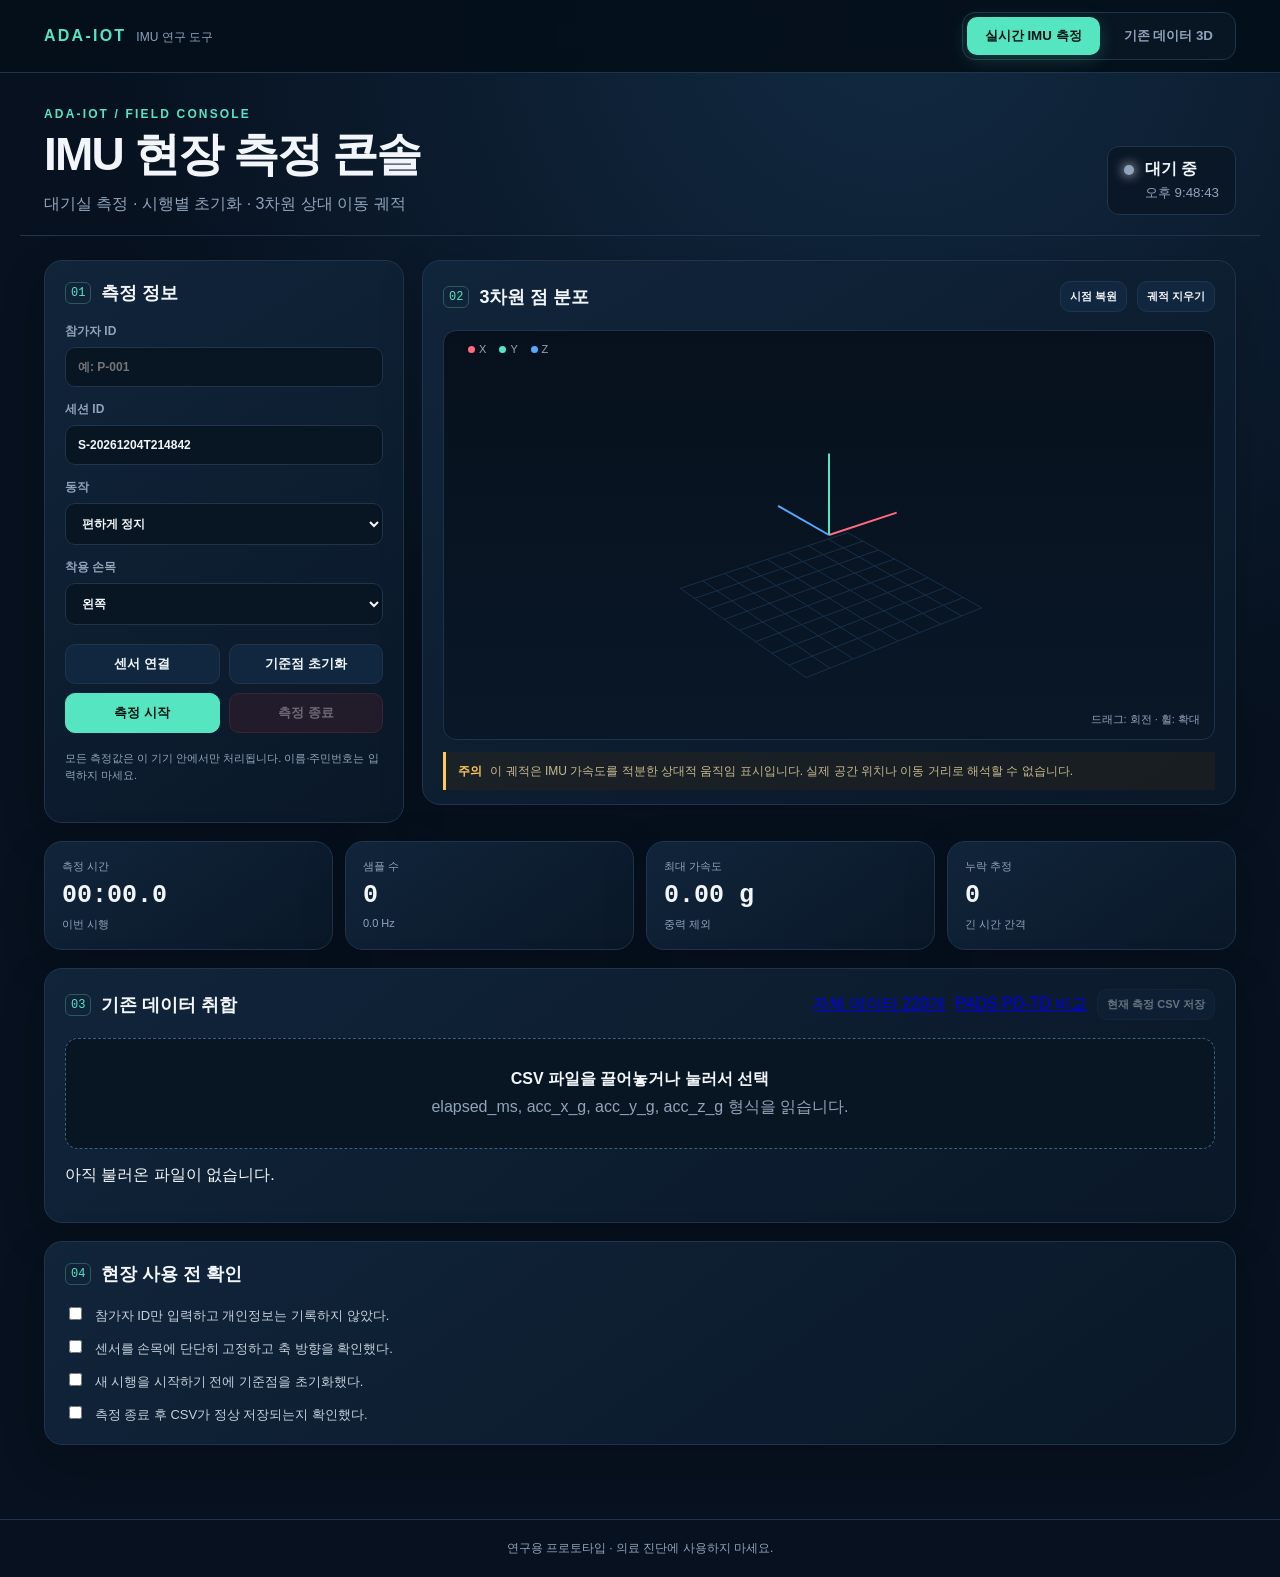
<file: index.html>
<!doctype html>
<html lang="ko">
<head>
  <meta charset="utf-8">
  <meta name="viewport" content="width=device-width,initial-scale=1">
  <meta name="theme-color" content="#07111f">
  <title>IMU 현장 측정 콘솔</title>
  <link rel="stylesheet" href="styles.css">
  <link rel="stylesheet" href="tabs.css">
</head>
<body>
  <nav class="product-tabs" aria-label="프로그램 화면 선택">
    <div class="brand"><b>ADA-IOT</b><span>IMU 연구 도구</span></div>
    <div class="tab-buttons" role="tablist">
      <button id="measureTab" class="product-tab active" role="tab" aria-selected="true">실시간 IMU 측정</button>
      <button id="datasetTab" class="product-tab" role="tab" aria-selected="false">기존 데이터 3D</button>
    </div>
  </nav>
  <div id="measureView" class="product-view active">
  <header>
    <div>
      <p class="eyebrow">ADA-IOT / FIELD CONSOLE</p>
      <h1>IMU 현장 측정 콘솔</h1>
      <p class="subtitle">대기실 측정 · 시행별 초기화 · 3차원 상대 이동 궤적</p>
    </div>
    <div class="status"><span id="statusDot"></span><b id="statusText">대기 중</b><small id="clock">--:--:--</small></div>
  </header>

  <main>
    <section class="card setup">
      <div class="section-title"><span>01</span><h2>측정 정보</h2></div>
      <div class="form-grid">
        <label>참가자 ID<input id="participant" placeholder="예: P-001" autocomplete="off"></label>
        <label>세션 ID<input id="session" placeholder="자동 생성" autocomplete="off"></label>
        <label>동작<select id="activity"><option>편하게 정지</option><option>팔 앞으로 뻗기</option><option>걷기</option><option>물 마시기</option><option>식기 사용</option><option>타이핑</option><option>기타</option></select></label>
        <label>착용 손목<select id="wrist"><option>왼쪽</option><option>오른쪽</option></select></label>
      </div>
      <div class="actions">
        <button id="permissionBtn" class="secondary">센서 연결</button>
        <button id="calibrateBtn" class="secondary">기준점 초기화</button>
        <button id="recordBtn" class="primary">측정 시작</button>
        <button id="stopBtn" class="danger" disabled>측정 종료</button>
      </div>
      <p class="privacy">모든 측정값은 이 기기 안에서만 처리됩니다. 이름·주민번호는 입력하지 마세요.</p>
    </section>

    <section class="card visual">
      <div class="section-title row"><div><span>02</span><h2>3차원 점 분포</h2></div><div class="view-controls"><button id="resetView">시점 복원</button><button id="clearTrail">궤적 지우기</button></div></div>
      <div class="canvas-wrap">
        <canvas id="plot" aria-label="시간에 따른 3차원 상대 이동 점 분포"></canvas>
        <div class="axis-key"><i class="x"></i>X <i class="y"></i>Y <i class="z"></i>Z</div>
        <div class="hint">드래그: 회전 · 휠: 확대</div>
      </div>
      <div class="warning"><b>주의</b> 이 궤적은 IMU 가속도를 적분한 상대적 움직임 표시입니다. 실제 공간 위치나 이동 거리로 해석할 수 없습니다.</div>
    </section>

    <section class="metrics">
      <article class="metric"><span>측정 시간</span><strong id="duration">00:00.0</strong><small>이번 시행</small></article>
      <article class="metric"><span>샘플 수</span><strong id="samples">0</strong><small id="rate">0.0 Hz</small></article>
      <article class="metric"><span>최대 가속도</span><strong id="peak">0.00 g</strong><small>중력 제외</small></article>
      <article class="metric"><span>누락 추정</span><strong id="missing">0</strong><small>긴 시간 간격</small></article>
    </section>

    <section class="card data-card">
      <div class="section-title row"><div><span>03</span><h2>기존 데이터 취합</h2></div><div class="view-controls"><a class="back" href="legacy.html">자체 데이터 220개</a><a class="back" href="pads.html">PADS PD-TD 비교</a><button id="exportBtn" disabled>현재 측정 CSV 저장</button></div></div>
      <label class="drop" id="dropZone">
        <input type="file" id="fileInput" accept=".csv,text/csv" multiple>
        <b>CSV 파일을 끌어놓거나 눌러서 선택</b>
        <span>elapsed_ms, acc_x_g, acc_y_g, acc_z_g 형식을 읽습니다.</span>
      </label>
      <div id="fileList" class="file-list"><p>아직 불러온 파일이 없습니다.</p></div>
    </section>

    <section class="card checklist">
      <div class="section-title"><span>04</span><h2>현장 사용 전 확인</h2></div>
      <label><input type="checkbox"> 참가자 ID만 입력하고 개인정보는 기록하지 않았다.</label>
      <label><input type="checkbox"> 센서를 손목에 단단히 고정하고 축 방향을 확인했다.</label>
      <label><input type="checkbox"> 새 시행을 시작하기 전에 기준점을 초기화했다.</label>
      <label><input type="checkbox"> 측정 종료 후 CSV가 정상 저장되는지 확인했다.</label>
    </section>
  </main>

  <footer>연구용 프로토타입 · 의료 진단에 사용하지 마세요.</footer>
  </div>
  <section id="datasetView" class="product-view dataset-view" aria-label="기존 PADS 데이터 3차원 시각화">
    <iframe id="datasetFrame" title="기존 PADS 데이터 3차원 시각화" data-src="pads.html" allow="accelerometer; gyroscope"></iframe>
  </section>
  <script src="app.js"></script>
  <script src="tabs.js"></script>
</body>
</html>
</file>
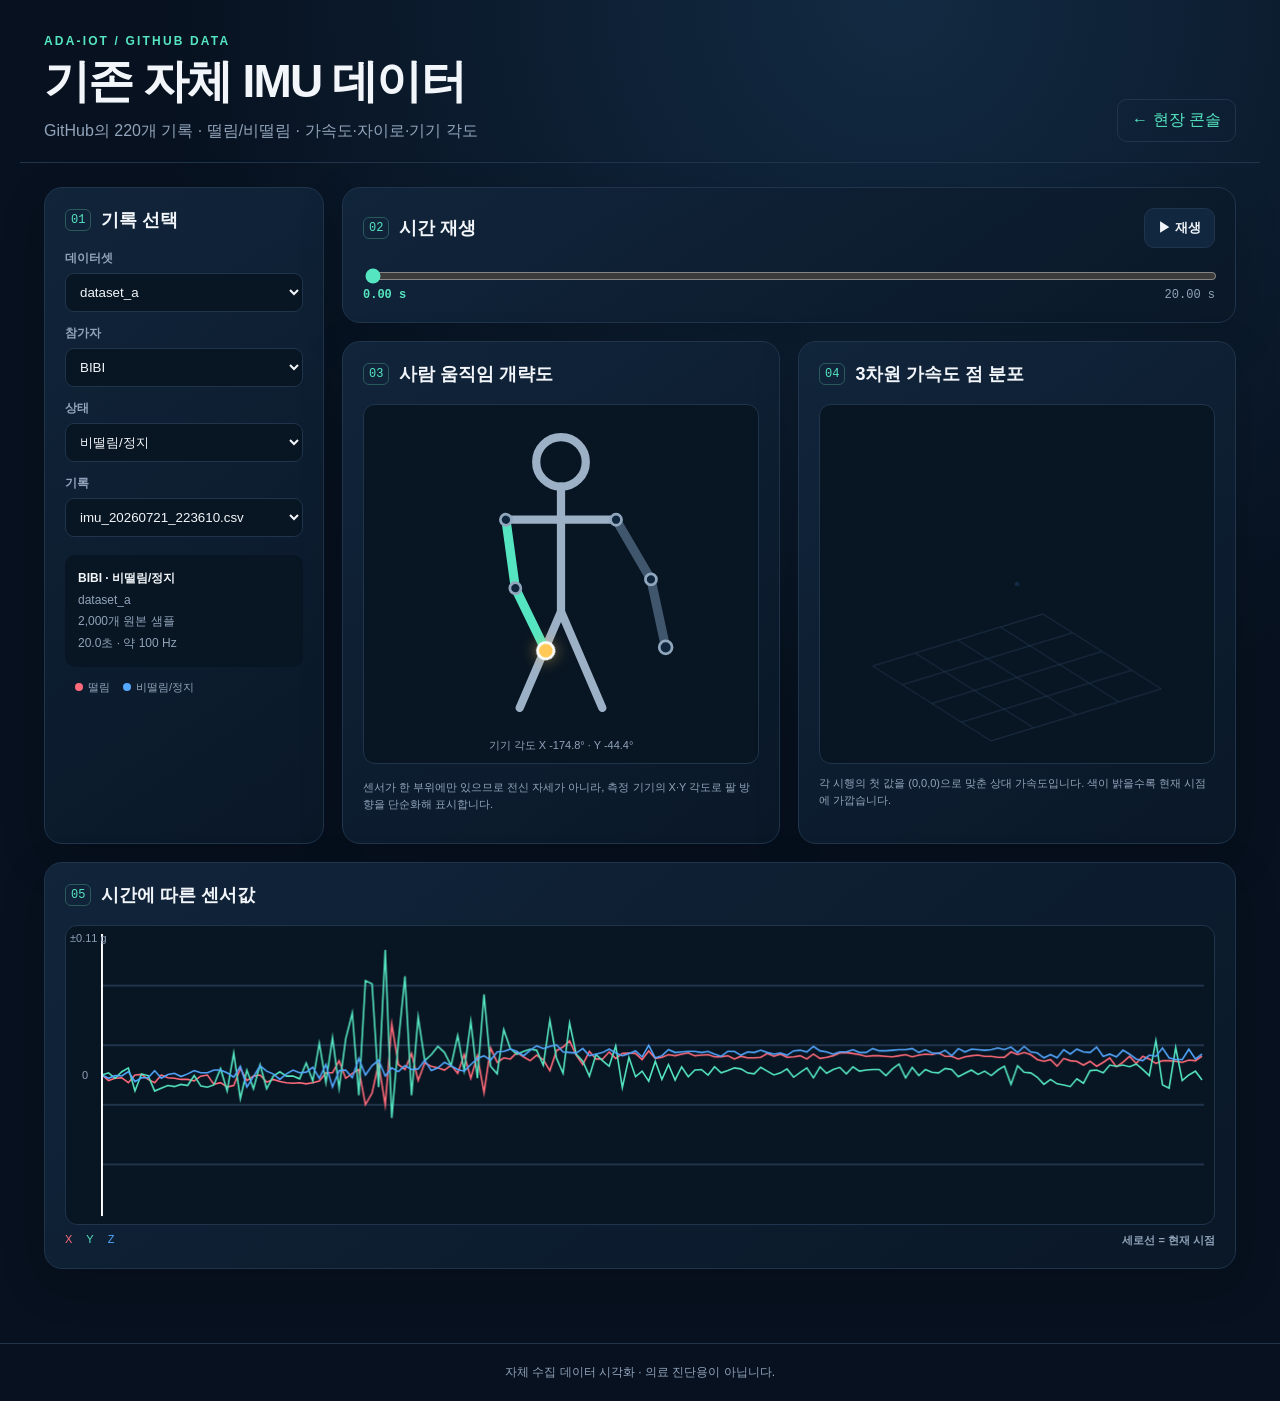
<file: legacy.html>
<!doctype html>
<html lang="ko">
<head>
  <meta charset="utf-8">
  <meta name="viewport" content="width=device-width,initial-scale=1">
  <title>기존 자체 IMU 데이터 시각화</title>
  <link rel="stylesheet" href="styles.css">
  <link rel="stylesheet" href="legacy.css">
</head>
<body>
  <header>
    <div><p class="eyebrow">ADA-IOT / GITHUB DATA</p><h1>기존 자체 IMU 데이터</h1><p class="subtitle">GitHub의 220개 기록 · 떨림/비떨림 · 가속도·자이로·기기 각도</p></div>
    <a class="back" href="index.html">← 현장 콘솔</a>
  </header>
  <main class="legacy-main">
    <section class="card filters">
      <div class="section-title"><span>01</span><h2>기록 선택</h2></div>
      <label>데이터셋<select id="dataset"></select></label>
      <label>참가자<select id="subject"></select></label>
      <label>상태<select id="label"></select></label>
      <label>기록<select id="record"></select></label>
      <div class="record-info" id="recordInfo"></div>
      <div class="legend"><i class="tremor"></i>떨림 <i class="still"></i>비떨림/정지</div>
    </section>

    <section class="card player">
      <div class="section-title row"><div><span>02</span><h2>시간 재생</h2></div><button id="play">▶ 재생</button></div>
      <input id="time" type="range" min="0" max="100" value="0">
      <div class="time-row"><b id="timeNow">0.00 s</b><span id="timeEnd">0.00 s</span></div>
    </section>

    <section class="card body-panel">
      <div class="section-title"><span>03</span><h2>사람 움직임 개략도</h2></div>
      <svg id="person" viewBox="0 0 360 390" role="img" aria-label="기기 각도로 표현한 팔 움직임">
        <circle class="body" cx="180" cy="62" r="27"/><path class="body" d="M180 89 L180 225 M120 125 L240 125 M180 225 L135 330 M180 225 L225 330"/>
        <g id="leftArm"><path class="limb" d="M120 125 L82 190 L66 264"/><circle class="joint" cx="120" cy="125" r="6"/><circle class="joint" cx="82" cy="190" r="6"/><circle id="leftWrist" class="wrist" cx="66" cy="264" r="10"/></g>
        <path class="limb muted-arm" d="M240 125 L278 190 L294 264"/><circle class="joint" cx="240" cy="125" r="6"/><circle class="joint" cx="278" cy="190" r="6"/><circle class="joint" cx="294" cy="264" r="7"/>
        <text x="180" y="375" text-anchor="middle" id="poseText">센서 각도 기반 팔 방향</text>
      </svg>
      <p class="note">센서가 한 부위에만 있으므로 전신 자세가 아니라, 측정 기기의 X·Y 각도로 팔 방향을 단순화해 표시합니다.</p>
    </section>

    <section class="card cloud-panel">
      <div class="section-title"><span>04</span><h2>3차원 가속도 점 분포</h2></div>
      <canvas id="cloud"></canvas>
      <p class="note">각 시행의 첫 값을 (0,0,0)으로 맞춘 상대 가속도입니다. 색이 밝을수록 현재 시점에 가깝습니다.</p>
    </section>

    <section class="card series-panel">
      <div class="section-title"><span>05</span><h2>시간에 따른 센서값</h2></div>
      <canvas id="series"></canvas>
      <div class="series-legend"><span class="sx">X</span><span class="sy">Y</span><span class="sz">Z</span><b>세로선 = 현재 시점</b></div>
    </section>
  </main>
  <footer>자체 수집 데이터 시각화 · 의료 진단용이 아닙니다.</footer>
  <script src="legacy_data.js"></script><script src="legacy.js"></script>
</body>
</html>
</file>
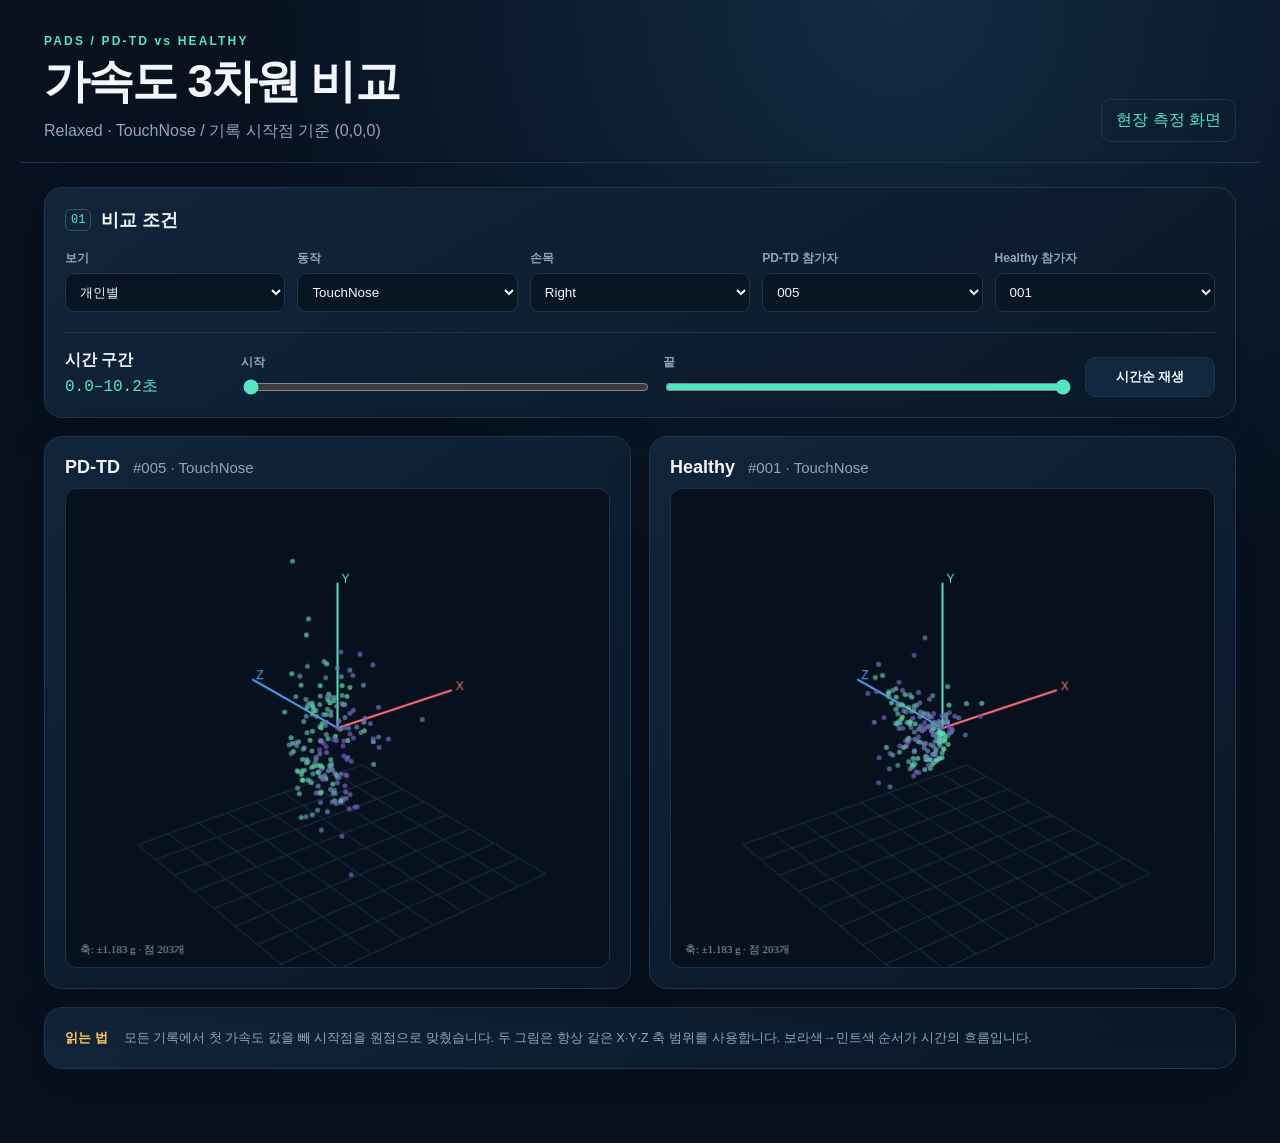
<file: pads.html>
<!doctype html><html lang="ko"><head><meta charset="utf-8"><meta name="viewport" content="width=device-width,initial-scale=1"><title>PADS PD-TD 비교</title><link rel="stylesheet" href="styles.css"><link rel="stylesheet" href="pads.css"></head><body>
<header><div><p class="eyebrow">PADS / PD-TD vs HEALTHY</p><h1>가속도 3차원 비교</h1><p class="subtitle">Relaxed · TouchNose / 기록 시작점 기준 (0,0,0)</p></div><a class="back" href="index.html">현장 측정 화면</a></header>
<main class="pads-main">
<section class="card controls"><div class="section-title"><span>01</span><h2>비교 조건</h2></div><div class="control-grid">
<label>보기<select id="mode"><option value="individual">개인별</option><option value="group">군 전체</option></select></label>
<label>동작<select id="task"><option>TouchNose</option><option>Relaxed</option></select></label>
<label>손목<select id="wrist"><option>Right</option><option>Left</option></select></label>
<label id="pdLabel">PD-TD 참가자<select id="pdSubject"></select></label><label id="healthyLabel">Healthy 참가자<select id="healthySubject"></select></label>
</div><div class="time-control"><div><b>시간 구간</b><output id="timeText">0.0–10.2초</output></div><label>시작<input id="startTime" type="range" min="0" max="10.2" value="0" step="0.1"></label><label>끝<input id="endTime" type="range" min="0" max="10.2" value="10.2" step="0.1"></label><button id="play">시간순 재생</button></div>
</section>
<section class="comparison"><article class="card plot-card"><h2>PD-TD <small id="pdTitle"></small></h2><canvas id="pdCanvas" aria-label="PD-TD 3차원 가속도 점 분포"></canvas></article><article class="card plot-card"><h2>Healthy <small id="healthyTitle"></small></h2><canvas id="healthyCanvas" aria-label="건강 대조군 3차원 가속도 점 분포"></canvas></article></section>
<section class="card notes"><b>읽는 법</b><span>모든 기록에서 첫 가속도 값을 빼 시작점을 원점으로 맞췄습니다. 두 그림은 항상 같은 X·Y·Z 축 범위를 사용합니다. 보라색→민트색 순서가 시간의 흐름입니다.</span></section>
</main><script src="pads_data.js"></script><script src="pads.js"></script></body></html>
</file>
<file: styles.css>
:root{--bg:#07111f;--card:#0d1b2d;--line:#20344c;--text:#f2f6fa;--muted:#91a4bb;--mint:#55e6c1;--blue:#53a8ff;--red:#ff6b7a;--amber:#ffc857}*{box-sizing:border-box}body{margin:0;background:radial-gradient(circle at 70% 0,#122a42 0,#07111f 45%);color:var(--text);font-family:Inter,Pretendard,-apple-system,BlinkMacSystemFont,"Segoe UI",sans-serif;min-height:100vh}header{max-width:1240px;margin:auto;padding:34px 24px 20px;display:flex;justify-content:space-between;align-items:flex-end;border-bottom:1px solid var(--line)}h1{margin:3px 0;font-size:clamp(26px,4vw,46px);letter-spacing:-.04em}.eyebrow{margin:0;color:var(--mint);font-size:12px;font-weight:800;letter-spacing:.18em}.subtitle{margin:8px 0 0;color:var(--muted)}.status{display:grid;grid-template-columns:12px auto;gap:4px 9px;align-items:center;background:#0a1727;border:1px solid var(--line);border-radius:12px;padding:12px 16px}.status span{width:10px;height:10px;border-radius:50%;background:var(--muted);box-shadow:0 0 12px currentColor}.status small{grid-column:2;color:var(--muted)}main{max-width:1240px;margin:24px auto;padding:0 24px 50px;display:grid;grid-template-columns:360px 1fr;gap:18px}.card,.metric{background:linear-gradient(145deg,rgba(17,37,59,.96),rgba(10,24,40,.96));border:1px solid var(--line);border-radius:18px;box-shadow:0 15px 45px rgba(0,0,0,.18)}.card{padding:20px}.setup{grid-row:span 2}.section-title{display:flex;align-items:center;gap:10px;margin-bottom:18px}.section-title.row{justify-content:space-between}.section-title.row>div{display:flex;align-items:center;gap:10px}.section-title span{font-family:ui-monospace,monospace;color:var(--mint);font-size:12px;border:1px solid #2b5a5a;border-radius:6px;padding:3px 5px}.section-title h2{font-size:18px;margin:0}.form-grid{display:grid;gap:14px}.form-grid label{color:var(--muted);font-size:12px;font-weight:700}.form-grid input,.form-grid select{display:block;width:100%;margin-top:7px;padding:12px;background:#081522;color:var(--text);border:1px solid var(--line);border-radius:10px;font:inherit}.actions{display:grid;grid-template-columns:1fr 1fr;gap:9px;margin-top:19px}button{border:1px solid var(--line);background:#112740;color:var(--text);padding:10px 13px;border-radius:10px;font-weight:750;cursor:pointer}button:hover{filter:brightness(1.15)}button:disabled{opacity:.4;cursor:not-allowed}.primary{background:var(--mint);border-color:var(--mint);color:#04120f}.danger{background:#441d2a;border-color:#843247;color:#ffd9de}.privacy{color:var(--muted);font-size:11px;line-height:1.5;margin:17px 0 0}.visual{padding-bottom:14px}.canvas-wrap{position:relative;height:410px;background:linear-gradient(180deg,#07111d,#091727);border:1px solid #1d334d;border-radius:13px;overflow:hidden}canvas{width:100%;height:100%;display:block}.axis-key,.hint{position:absolute;color:var(--muted);font-size:11px}.axis-key{top:12px;left:14px}.hint{right:14px;bottom:12px}.axis-key i{display:inline-block;width:7px;height:7px;border-radius:50%;margin:0 4px 0 10px}.axis-key .x{background:#ff6b7a}.axis-key .y{background:#55e6c1}.axis-key .z{background:#53a8ff}.warning{margin-top:12px;padding:10px 12px;border-left:3px solid var(--amber);background:#33291255;color:#c8b98f;font-size:12px;line-height:1.5}.warning b{color:var(--amber);margin-right:5px}.view-controls{display:flex;gap:7px}.view-controls button{font-size:11px;padding:7px 9px}.metrics{grid-column:1/-1;display:grid;grid-template-columns:repeat(4,1fr);gap:12px}.metric{padding:17px}.metric span,.metric small{display:block;color:var(--muted);font-size:11px}.metric strong{display:block;font-family:ui-monospace,monospace;font-size:25px;margin:7px 0}.data-card{grid-column:1/-1}.drop{display:flex;flex-direction:column;align-items:center;gap:7px;padding:30px;border:1px dashed #3b607e;border-radius:13px;background:#081522;color:var(--muted);cursor:pointer;text-align:center}.drop input{display:none}.drop b{color:var(--text)}.drop.drag{border-color:var(--mint);background:#0b2b2a}.file-list{margin-top:12px}.file-row{display:grid;grid-template-columns:1fr auto auto;gap:16px;padding:10px 4px;border-bottom:1px solid var(--line);font-size:13px}.file-row span{color:var(--muted)}.checklist{grid-column:1/-1;display:grid;gap:12px}.checklist .section-title{margin-bottom:6px}.checklist label{color:#c5d1dd;font-size:13px}.checklist input{accent-color:var(--mint);margin-right:9px}footer{text-align:center;border-top:1px solid var(--line);padding:20px;color:var(--muted);font-size:12px}@media(max-width:850px){header{align-items:flex-start}.status{margin-left:12px}main{grid-template-columns:1fr}.setup{grid-row:auto}.metrics{grid-template-columns:1fr 1fr}.canvas-wrap{height:360px}}@media(max-width:520px){header{display:block}.status{margin:18px 0 0;width:max-content}.metrics{grid-template-columns:1fr 1fr}.actions{grid-template-columns:1fr}.section-title.row{align-items:flex-start}.canvas-wrap{height:310px}}
</file>
<file: tabs.css>
.product-tabs{position:sticky;top:0;z-index:50;min-height:72px;padding:12px max(24px,calc((100vw - 1240px)/2 + 24px));display:flex;justify-content:space-between;align-items:center;background:rgba(5,15,27,.94);backdrop-filter:blur(18px);border-bottom:1px solid var(--line)}
.brand{display:flex;align-items:baseline;gap:10px}.brand b{color:var(--mint);letter-spacing:.14em}.brand span{color:var(--muted);font-size:12px}.tab-buttons{display:flex;gap:6px;padding:4px;background:#081522;border:1px solid var(--line);border-radius:13px}.product-tab{background:transparent;border:0;color:var(--muted);padding:10px 18px}.product-tab.active{background:var(--mint);color:#04120f;box-shadow:0 4px 18px #55e6c133}.product-view{display:none}.product-view.active{display:block}.dataset-view{height:calc(100vh - 72px)}.dataset-view iframe{display:block;width:100%;height:100%;border:0;background:var(--bg)}
@media(max-width:520px){.product-tabs{align-items:flex-start;gap:10px;min-height:112px;flex-direction:column}.tab-buttons{width:100%}.product-tab{flex:1;padding:9px 6px}.dataset-view{height:calc(100vh - 112px)}}
</file>
<file: legacy.css>
.back{color:var(--mint);text-decoration:none;border:1px solid var(--line);padding:10px 14px;border-radius:10px}.legacy-main{grid-template-columns:280px 1fr 1fr}.filters{grid-row:span 2}.filters label{display:block;color:var(--muted);font-size:12px;font-weight:700;margin:0 0 13px}.filters select{display:block;width:100%;margin-top:6px;padding:10px;background:#081522;color:var(--text);border:1px solid var(--line);border-radius:9px}.record-info{margin-top:18px;padding:13px;background:#081522;border-radius:10px;color:var(--muted);font-size:12px;line-height:1.8}.record-info b{color:var(--text)}.legend{margin-top:13px;color:var(--muted);font-size:11px}.legend i{display:inline-block;width:8px;height:8px;border-radius:50%;margin:0 5px 0 10px}.legend .tremor{background:var(--red)}.legend .still{background:var(--blue)}.player{grid-column:2/-1}.player input{width:100%;accent-color:var(--mint)}.time-row{display:flex;justify-content:space-between;color:var(--muted);font:12px ui-monospace,monospace}.time-row b{color:var(--mint)}.body-panel svg{width:100%;height:360px;background:#081522;border:1px solid var(--line);border-radius:12px}.body,.limb{fill:none;stroke:#9cb0c6;stroke-width:9;stroke-linecap:round}.limb{stroke:var(--mint);stroke-width:10}.muted-arm{stroke:#40566c}.joint{fill:#10263d;stroke:#8fa6bd;stroke-width:3}.wrist{fill:var(--amber);stroke:#fff;stroke-width:3;filter:drop-shadow(0 0 8px #ffc85788)}#poseText{fill:var(--muted);font-size:12px}.cloud-panel canvas{height:360px;background:#081522;border:1px solid var(--line);border-radius:12px}.series-panel{grid-column:1/-1}.series-panel canvas{height:300px;background:#081522;border:1px solid var(--line);border-radius:12px}.note{color:var(--muted);font-size:11px;line-height:1.5}.series-legend{display:flex;gap:14px;margin-top:8px;font-size:11px;color:var(--muted)}.series-legend .sx{color:var(--red)}.series-legend .sy{color:var(--mint)}.series-legend .sz{color:var(--blue)}.series-legend b{margin-left:auto}@media(max-width:900px){.legacy-main{grid-template-columns:1fr}.filters{grid-row:auto}.player,.series-panel{grid-column:auto}}
</file>
<file: pads.css>
.back{color:var(--mint);text-decoration:none;border:1px solid var(--line);padding:10px 14px;border-radius:10px}.pads-main{display:block}.controls{margin-bottom:18px}.control-grid{display:grid;grid-template-columns:repeat(5,1fr);gap:12px}.control-grid label,.time-control label{font-size:12px;color:var(--muted);font-weight:700}.control-grid select{width:100%;margin-top:6px;padding:10px;border:1px solid var(--line);border-radius:9px;background:#081522;color:var(--text)}.time-control{display:grid;grid-template-columns:160px 1fr 1fr 130px;align-items:end;gap:16px;margin-top:20px;padding-top:17px;border-top:1px solid var(--line)}.time-control div b,.time-control div output{display:block}.time-control output{color:var(--mint);margin-top:5px;font-family:ui-monospace,monospace}.time-control input{width:100%;display:block;margin-top:8px;accent-color:var(--mint)}.comparison{display:grid;grid-template-columns:1fr 1fr;gap:18px}.plot-card h2{margin:0 0 10px;font-size:18px}.plot-card h2 small{color:var(--muted);font-weight:400;margin-left:8px}.plot-card canvas{height:480px;background:#07111d;border:1px solid #1d334d;border-radius:12px}.notes{margin-top:18px;display:flex;gap:16px;line-height:1.5;color:var(--muted);font-size:13px}.notes b{color:var(--amber);white-space:nowrap}@media(max-width:900px){.control-grid{grid-template-columns:1fr 1fr}.time-control{grid-template-columns:1fr 1fr}.comparison{grid-template-columns:1fr}.plot-card canvas{height:390px}}@media(max-width:520px){.control-grid,.time-control{grid-template-columns:1fr}}
</file>
